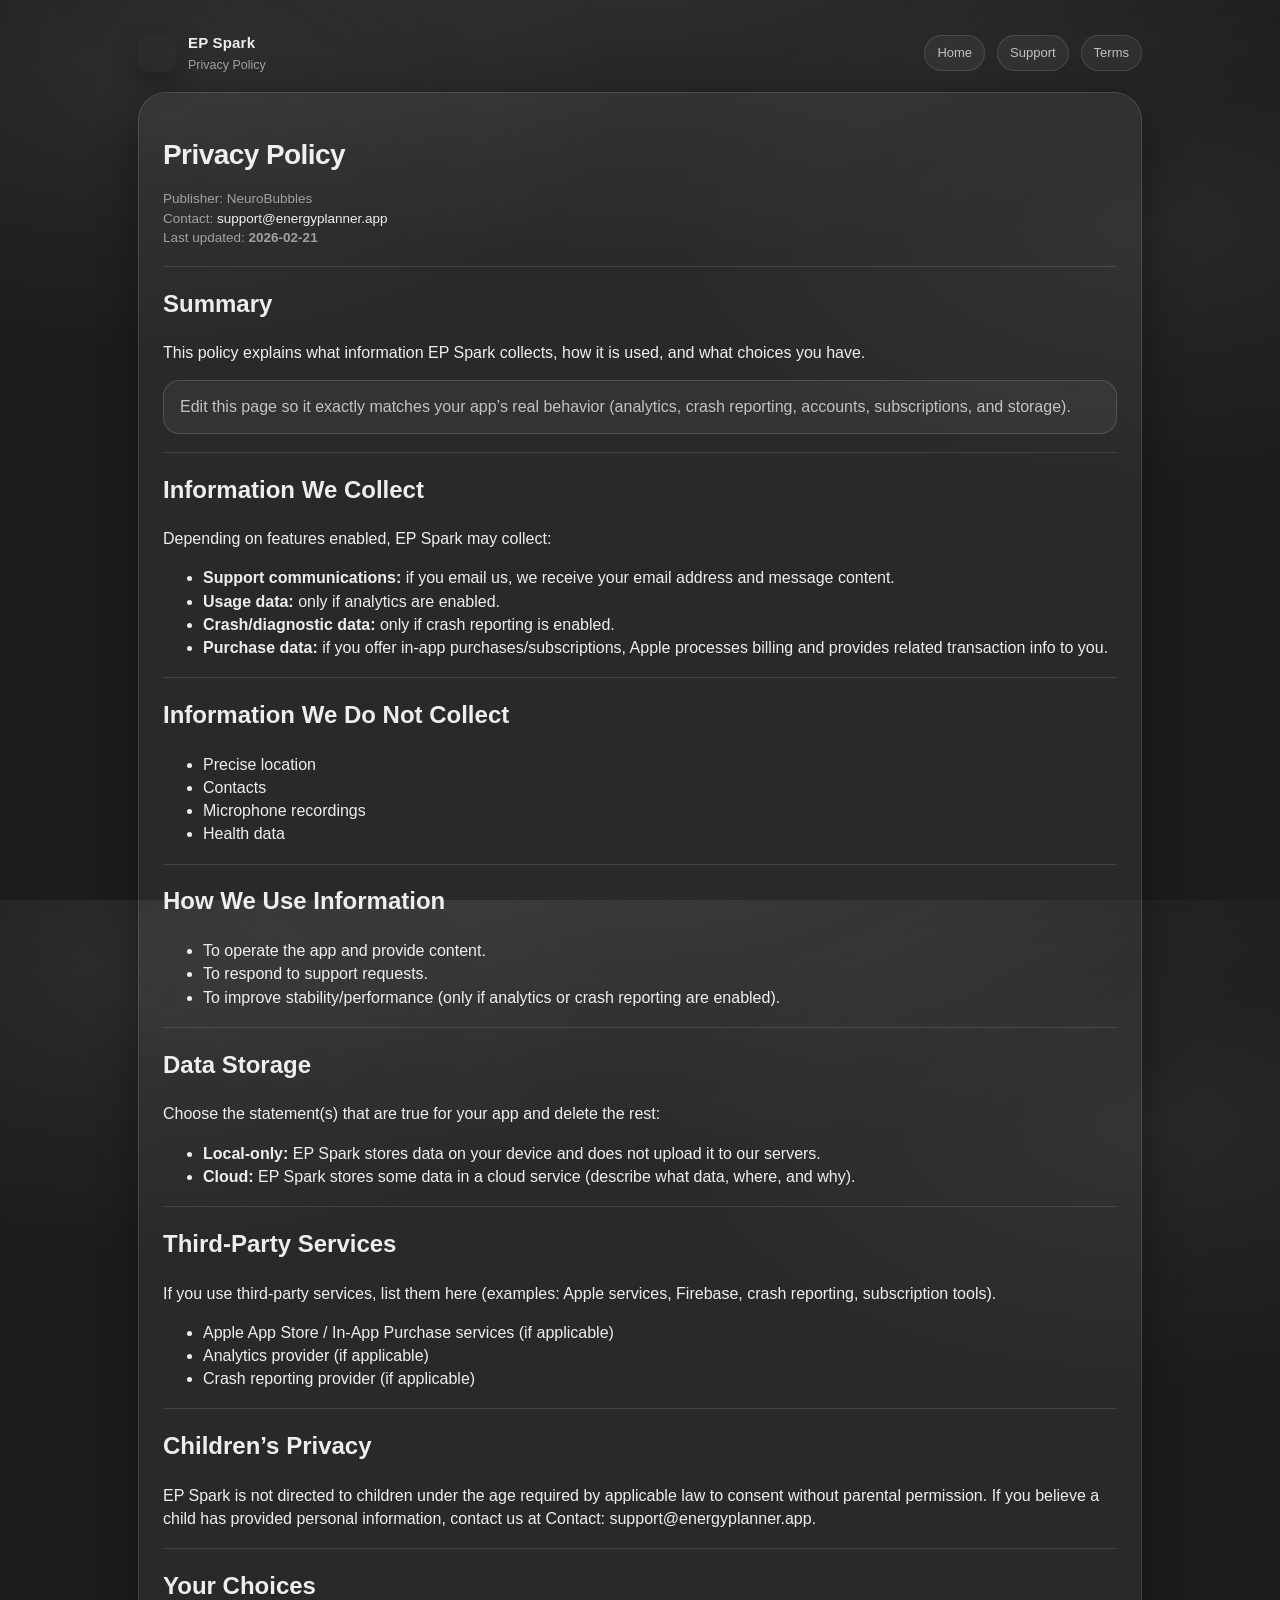
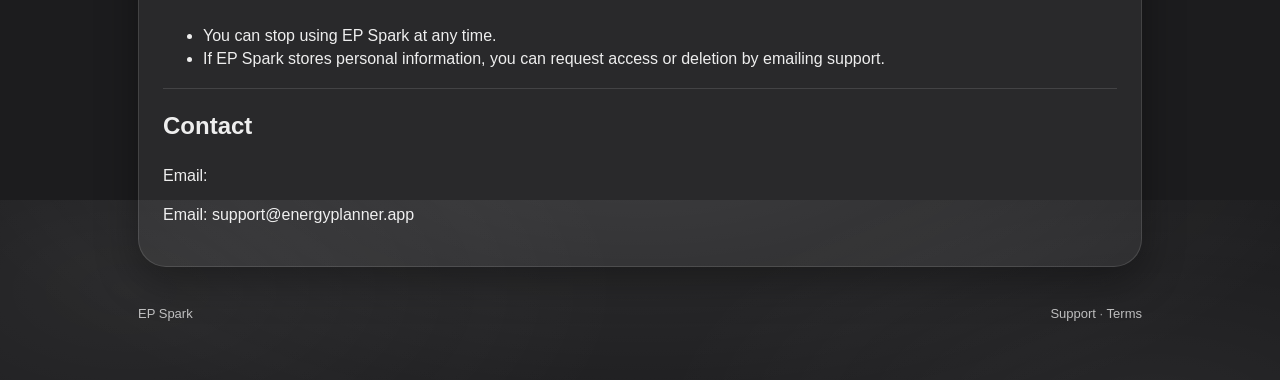
<file: epspark-privacy.html>
<!doctype html>
<html lang="en">
<head>
  <meta charset="utf-8" />
  <meta name="viewport" content="width=device-width,initial-scale=1" />
  <title>EP Spark Privacy Policy</title>
  <meta name="description" content="Privacy Policy for EP Spark." />
  <link rel="icon" href="favicon.ico" type="image/x-icon">
  <link rel="stylesheet" href="styles.css" />
</head>

<body>
  <div class="container">

    <header class="nav">
      <div class="brand">
        <img src="assets/epspark-icon.svg" alt="EP Spark icon">
        <div class="brand-title">
          <strong>EP Spark</strong>
          <span>Privacy Policy</span>
        </div>
      </div>

      <nav class="nav-links" aria-label="Primary">
        <a class="chip" href="index.html">Home</a>
        <a class="chip" href="epspark-support.html">Support</a>
        <a class="chip" href="epspark-terms.html">Terms</a>
      </nav>
    </header>

    <main class="card">
      <div class="card-inner">
        <h1 class="page-title">Privacy Policy</h1>
        <p class="small">
          Publisher: NeuroBubbles<br>
          Contact: <a href="mailto:support@energyplanner.app?subject=%5BEP%20Spark%5D%20Privacy%20Question">support@energyplanner.app</a><br>
          Last updated: <strong>2026-02-21</strong>
        </p>

        <div class="hr"></div>

        <h2>Summary</h2>
        <p>
          This policy explains what information EP Spark collects, how it is used, and what choices you have.
        </p>

        <div class="notice">
          Edit this page so it exactly matches your app’s real behavior (analytics, crash reporting, accounts, subscriptions, and storage).
        </div>

        <div class="hr"></div>

        <h2>Information We Collect</h2>
        <p>Depending on features enabled, EP Spark may collect:</p>
        <ul>
          <li><strong>Support communications:</strong> if you email us, we receive your email address and message content.</li>
          <li><strong>Usage data:</strong> only if analytics are enabled.</li>
          <li><strong>Crash/diagnostic data:</strong> only if crash reporting is enabled.</li>
          <li><strong>Purchase data:</strong> if you offer in-app purchases/subscriptions, Apple processes billing and provides related transaction info to you.</li>
        </ul>

        <div class="hr"></div>

        <h2>Information We Do Not Collect</h2>
        <ul>
          <li>Precise location</li>
          <li>Contacts</li>
          <li>Microphone recordings</li>
          <li>Health data</li>
        </ul>

        <div class="hr"></div>

        <h2>How We Use Information</h2>
        <ul>
          <li>To operate the app and provide content.</li>
          <li>To respond to support requests.</li>
          <li>To improve stability/performance (only if analytics or crash reporting are enabled).</li>
        </ul>

        <div class="hr"></div>

        <h2>Data Storage</h2>
        <p>Choose the statement(s) that are true for your app and delete the rest:</p>
        <ul>
          <li><strong>Local-only:</strong> EP Spark stores data on your device and does not upload it to our servers.</li>
          <li><strong>Cloud:</strong> EP Spark stores some data in a cloud service (describe what data, where, and why).</li>
        </ul>

        <div class="hr"></div>

        <h2>Third-Party Services</h2>
        <p>If you use third-party services, list them here (examples: Apple services, Firebase, crash reporting, subscription tools).</p>
        <ul>
          <li>Apple App Store / In-App Purchase services (if applicable)</li>
          <li>Analytics provider (if applicable)</li>
          <li>Crash reporting provider (if applicable)</li>
        </ul>

        <div class="hr"></div>

        <h2>Children’s Privacy</h2>
        <p>
          EP Spark is not directed to children under the age required by applicable law to consent without parental permission.
          If you believe a child has provided personal information, contact us at
          Contact: <a href="mailto:support@energyplanner.app?subject=%5BEP%20Spark%5D%20Contact">support@energyplanner.app</a>.
        </p>

        <div class="hr"></div>

        <h2>Your Choices</h2>
        <ul>
          <li>You can stop using EP Spark at any time.</li>
          <li>If EP Spark stores personal information, you can request access or deletion by emailing support.</li>
        </ul>

        <div class="hr"></div>

        <h2>Contact</h2>
        <p>Email: <p>Email: <a href="mailto:support@energyplanner.app?subject=%5BEP%20Spark%5D%20Privacy%20Question">support@energyplanner.app</a></p>
      </div>
    </main>

    <footer class="footer">
      <div><a href="../">EP Spark</a></div>
      <div>
        <a href="epspark-support.html">Support</a> ·
        <a href="epspark-terms.html">Terms</a>
      </div>
    </footer>

  </div>
</body>
</html>
</file>
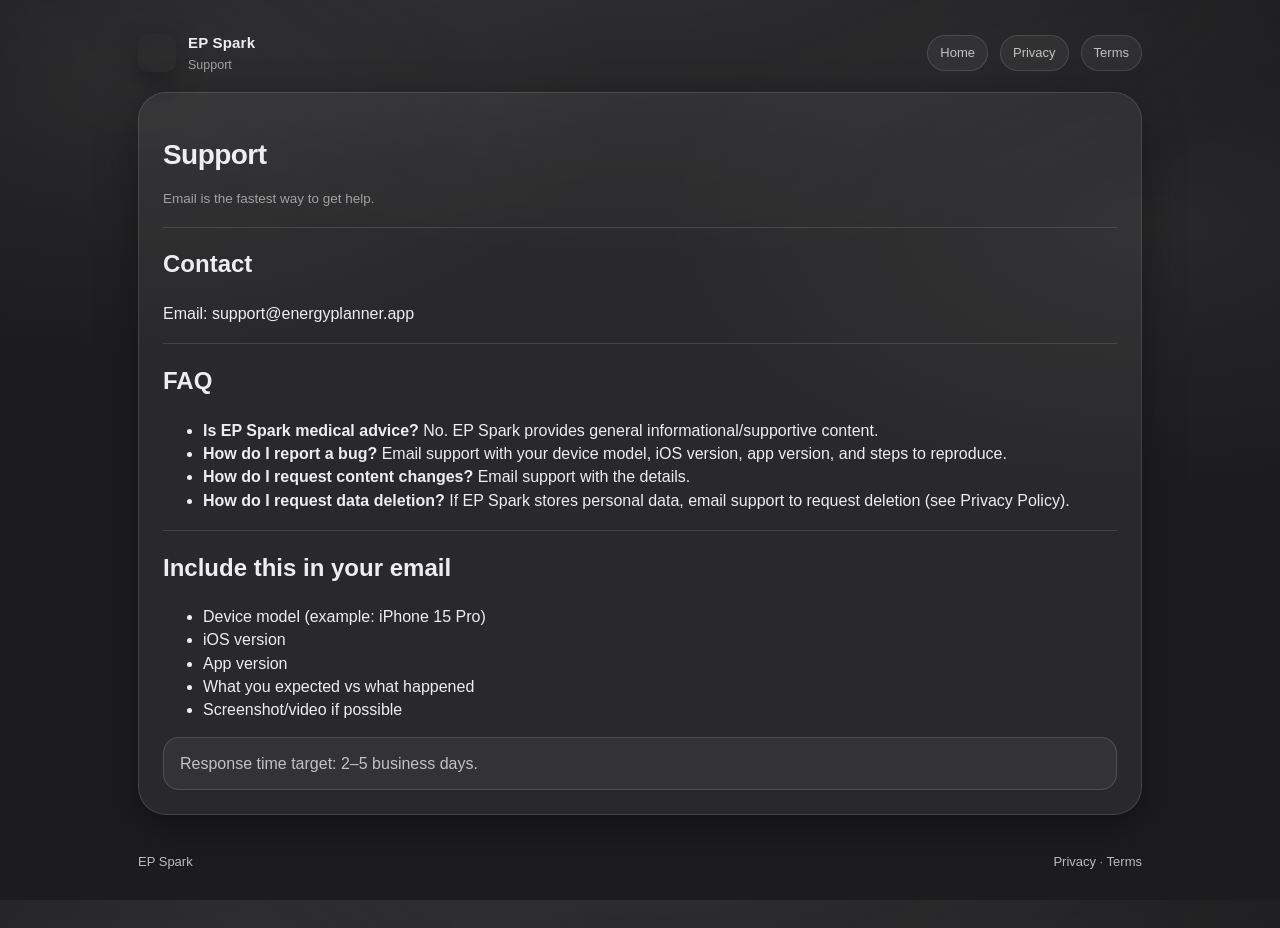
<file: epspark-support.html>
<!doctype html>
<html lang="en">
<head>
  <meta charset="utf-8" />
  <meta name="viewport" content="width=device-width,initial-scale=1" />
  <title>EP Spark Support</title>
  <meta name="description" content="Support and contact information for EP Spark." />
  <link rel="icon" href="favicon.ico" type="image/x-icon">
  <link rel="stylesheet" href="styles.css" />
</head>

<body>
  <div class="container">

    <header class="nav">
      <div class="brand">
        <img src="assets/epspark-icon.svg" alt="EP Spark icon">
        <div class="brand-title">
          <strong>EP Spark</strong>
          <span>Support</span>
        </div>
      </div>

      <nav class="nav-links" aria-label="Primary">
        <a class="chip" href="index.html">Home</a>
        <a class="chip" href="epspark-privacy.html">Privacy</a>
        <a class="chip" href="epspark-terms.html">Terms</a>
      </nav>
    </header>

    <main class="card">
      <div class="card-inner">
        <h1 class="page-title">Support</h1>
        <p class="small">Email is the fastest way to get help.</p>

        <div class="hr"></div>

        <h2>Contact</h2>
        <p>Email: <a href="mailto:support@energyplanner.app?subject=%5BEP%20Spark%5D%20Support%20Request">support@energyplanner.app</a>

        <div class="hr"></div>

        <h2>FAQ</h2>
        <ul>
          <li><strong>Is EP Spark medical advice?</strong> No. EP Spark provides general informational/supportive content.</li>
          <li><strong>How do I report a bug?</strong> Email support with your device model, iOS version, app version, and steps to reproduce.</li>
          <li><strong>How do I request content changes?</strong> Email support with the details.</li>
          <li><strong>How do I request data deletion?</strong> If EP Spark stores personal data, email support to request deletion (see Privacy Policy).</li>
        </ul>

        <div class="hr"></div>

        <h2>Include this in your email</h2>
        <ul>
          <li>Device model (example: iPhone 15 Pro)</li>
          <li>iOS version</li>
          <li>App version</li>
          <li>What you expected vs what happened</li>
          <li>Screenshot/video if possible</li>
        </ul>

        <div class="notice">
          Response time target: 2–5 business days.
        </div>
      </div>
    </main>

    <footer class="footer">
      <div><a href="../">EP Spark</a></div>
      <div>
        <a href="epspark-privacy.html">Privacy</a> ·
        <a href="epspark-terms.html">Terms</a>
      </div>
    </footer>

  </div>
</body>
</html>
</file>
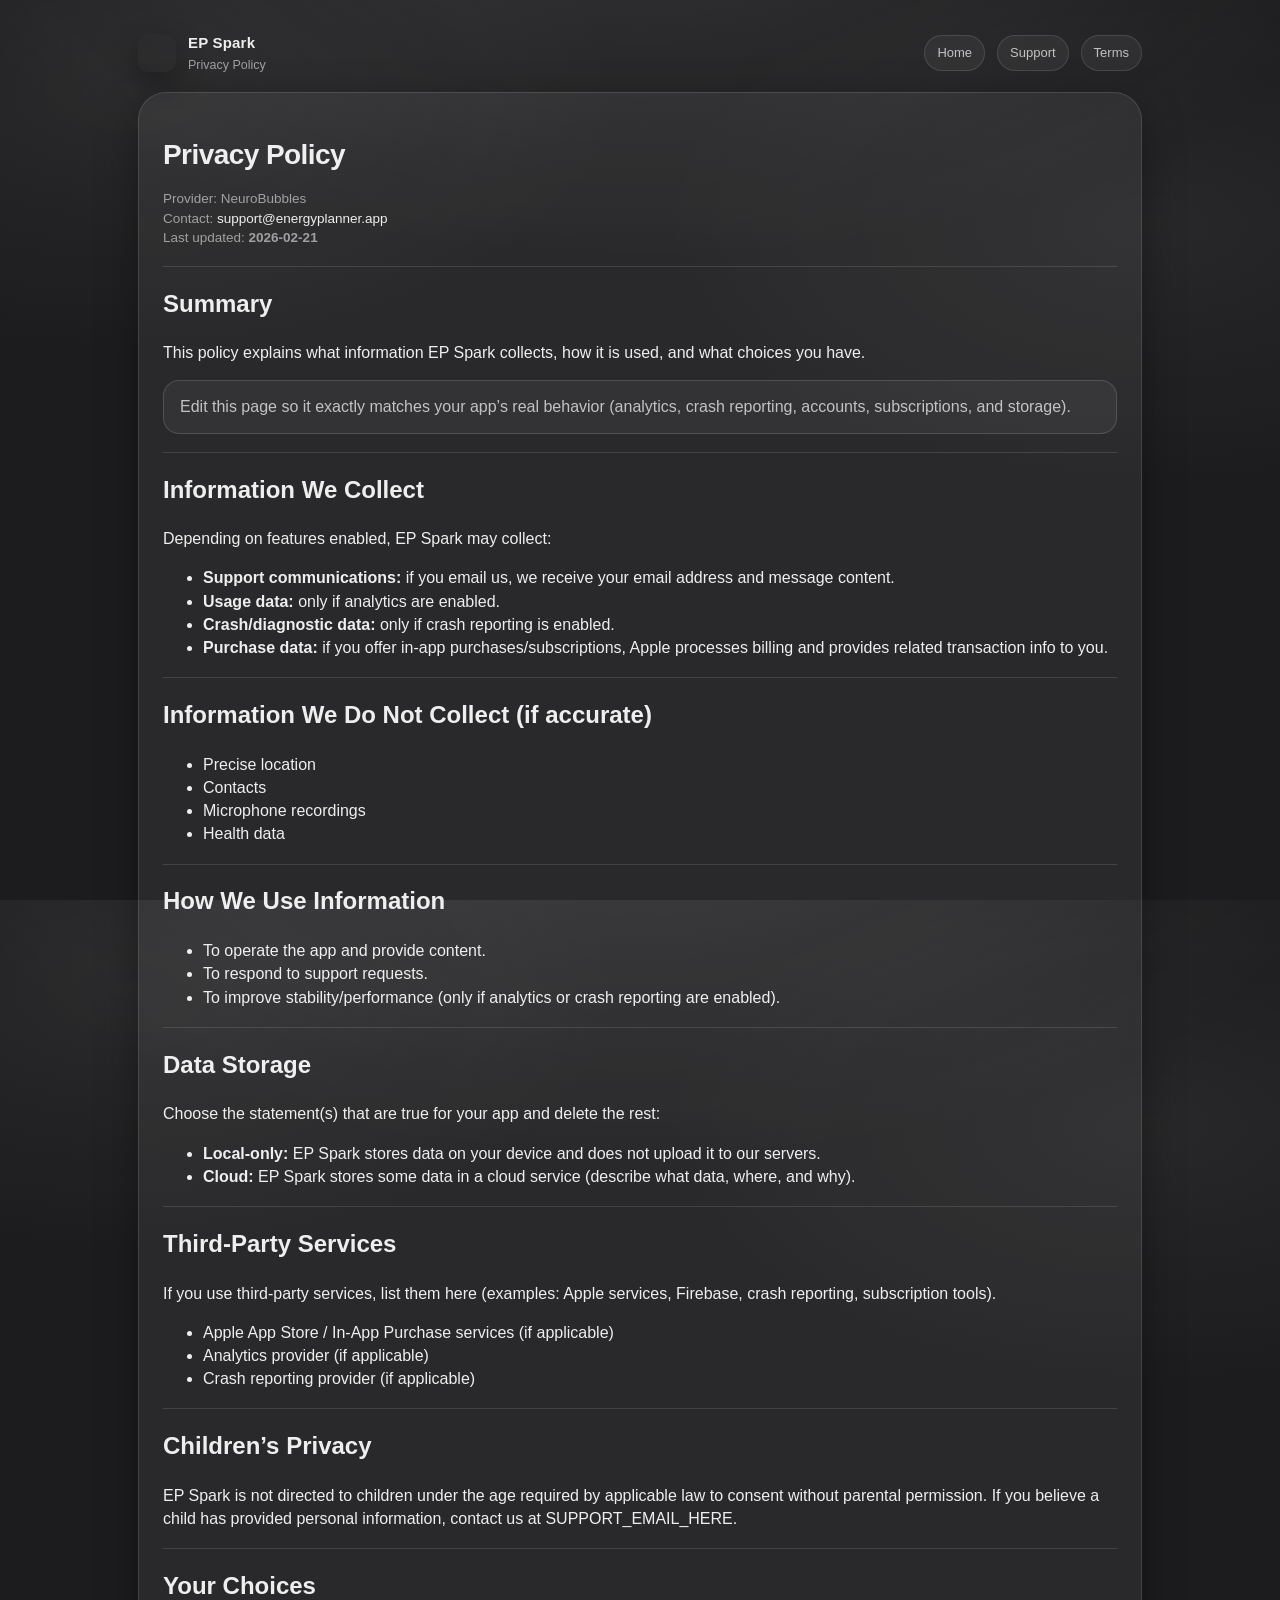
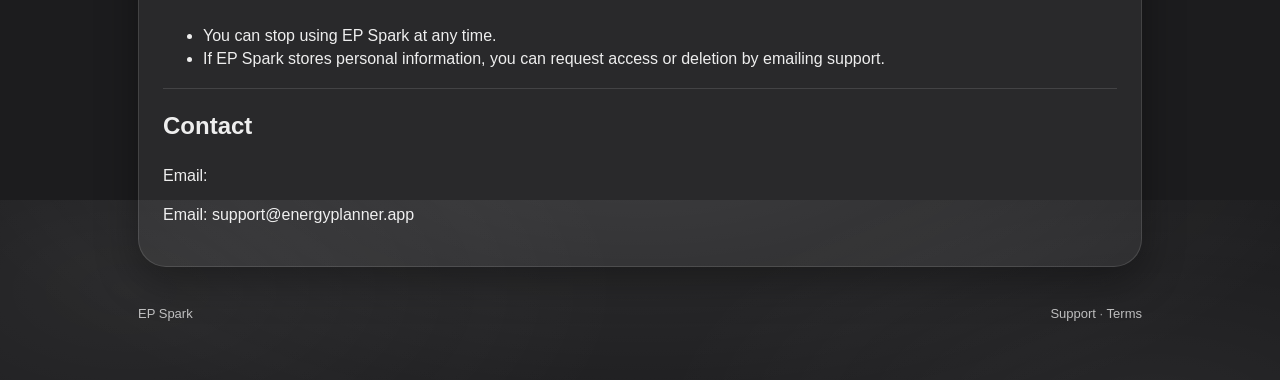
<file: epspark-terms.html>
<!doctype html>
<html lang="en">
<head>
  <meta charset="utf-8" />
  <meta name="viewport" content="width=device-width,initial-scale=1" />
  <title>EP Spark Privacy Policy</title>
  <meta name="description" content="Privacy Policy for EP Spark." />
  <link rel="icon" href="favicon.ico" type="image/x-icon">
  <link rel="stylesheet" href="styles.css" />
</head>

<body>
  <div class="container">

    <header class="nav">
      <div class="brand">
        <img src="assets/epspark-icon.svg" alt="EP Spark icon">
        <div class="brand-title">
          <strong>EP Spark</strong>
          <span>Privacy Policy</span>
        </div>
      </div>

      <nav class="nav-links" aria-label="Primary">
        <a class="chip" href="index.html">Home</a>
        <a class="chip" href="epspark-support.html">Support</a>
        <a class="chip" href="epspark-terms.html">Terms</a>
      </nav>
    </header>

    <main class="card">
      <div class="card-inner">
        <h1 class="page-title">Privacy Policy</h1>
        <p class="small">
          Provider: NeuroBubbles<br>
          Contact: <a href="mailto:support@energyplanner.app?subject=%5BEP%20Spark%5D%20Terms%20Question">support@energyplanner.app</a><br>
          Last updated: <strong>2026-02-21</strong>
        </p>

        <div class="hr"></div>

        <h2>Summary</h2>
        <p>
          This policy explains what information EP Spark collects, how it is used, and what choices you have.
        </p>

        <div class="notice">
          Edit this page so it exactly matches your app’s real behavior (analytics, crash reporting, accounts, subscriptions, and storage).
        </div>

        <div class="hr"></div>

        <h2>Information We Collect</h2>
        <p>Depending on features enabled, EP Spark may collect:</p>
        <ul>
          <li><strong>Support communications:</strong> if you email us, we receive your email address and message content.</li>
          <li><strong>Usage data:</strong> only if analytics are enabled.</li>
          <li><strong>Crash/diagnostic data:</strong> only if crash reporting is enabled.</li>
          <li><strong>Purchase data:</strong> if you offer in-app purchases/subscriptions, Apple processes billing and provides related transaction info to you.</li>
        </ul>

        <div class="hr"></div>

        <h2>Information We Do Not Collect (if accurate)</h2>
        <ul>
          <li>Precise location</li>
          <li>Contacts</li>
          <li>Microphone recordings</li>
          <li>Health data</li>
        </ul>

        <div class="hr"></div>

        <h2>How We Use Information</h2>
        <ul>
          <li>To operate the app and provide content.</li>
          <li>To respond to support requests.</li>
          <li>To improve stability/performance (only if analytics or crash reporting are enabled).</li>
        </ul>

        <div class="hr"></div>

        <h2>Data Storage</h2>
        <p>Choose the statement(s) that are true for your app and delete the rest:</p>
        <ul>
          <li><strong>Local-only:</strong> EP Spark stores data on your device and does not upload it to our servers.</li>
          <li><strong>Cloud:</strong> EP Spark stores some data in a cloud service (describe what data, where, and why).</li>
        </ul>

        <div class="hr"></div>

        <h2>Third-Party Services</h2>
        <p>If you use third-party services, list them here (examples: Apple services, Firebase, crash reporting, subscription tools).</p>
        <ul>
          <li>Apple App Store / In-App Purchase services (if applicable)</li>
          <li>Analytics provider (if applicable)</li>
          <li>Crash reporting provider (if applicable)</li>
        </ul>

        <div class="hr"></div>

        <h2>Children’s Privacy</h2>
        <p>
          EP Spark is not directed to children under the age required by applicable law to consent without parental permission.
          If you believe a child has provided personal information, contact us at
          <a href="mailto:SUPPORT_EMAIL_HERE">SUPPORT_EMAIL_HERE</a>.
        </p>

        <div class="hr"></div>

        <h2>Your Choices</h2>
        <ul>
          <li>You can stop using EP Spark at any time.</li>
          <li>If EP Spark stores personal information, you can request access or deletion by emailing support.</li>
        </ul>

        <div class="hr"></div>

        <h2>Contact</h2>
        <p>Email: <p>Email: <a href="mailto:support@energyplanner.app?subject=%5BEP%20Spark%5D%20Terms%20Question">support@energyplanner.app</a></p>
      </div>
    </main>

    <footer class="footer">
      <div><a href="../">EP Spark</a></div>
      <div>
        <a href="epspark-support.html">Support</a> ·
        <a href="epspark-terms.html">Terms</a>
      </div>
    </footer>

  </div>
</body>
</html>
</file>
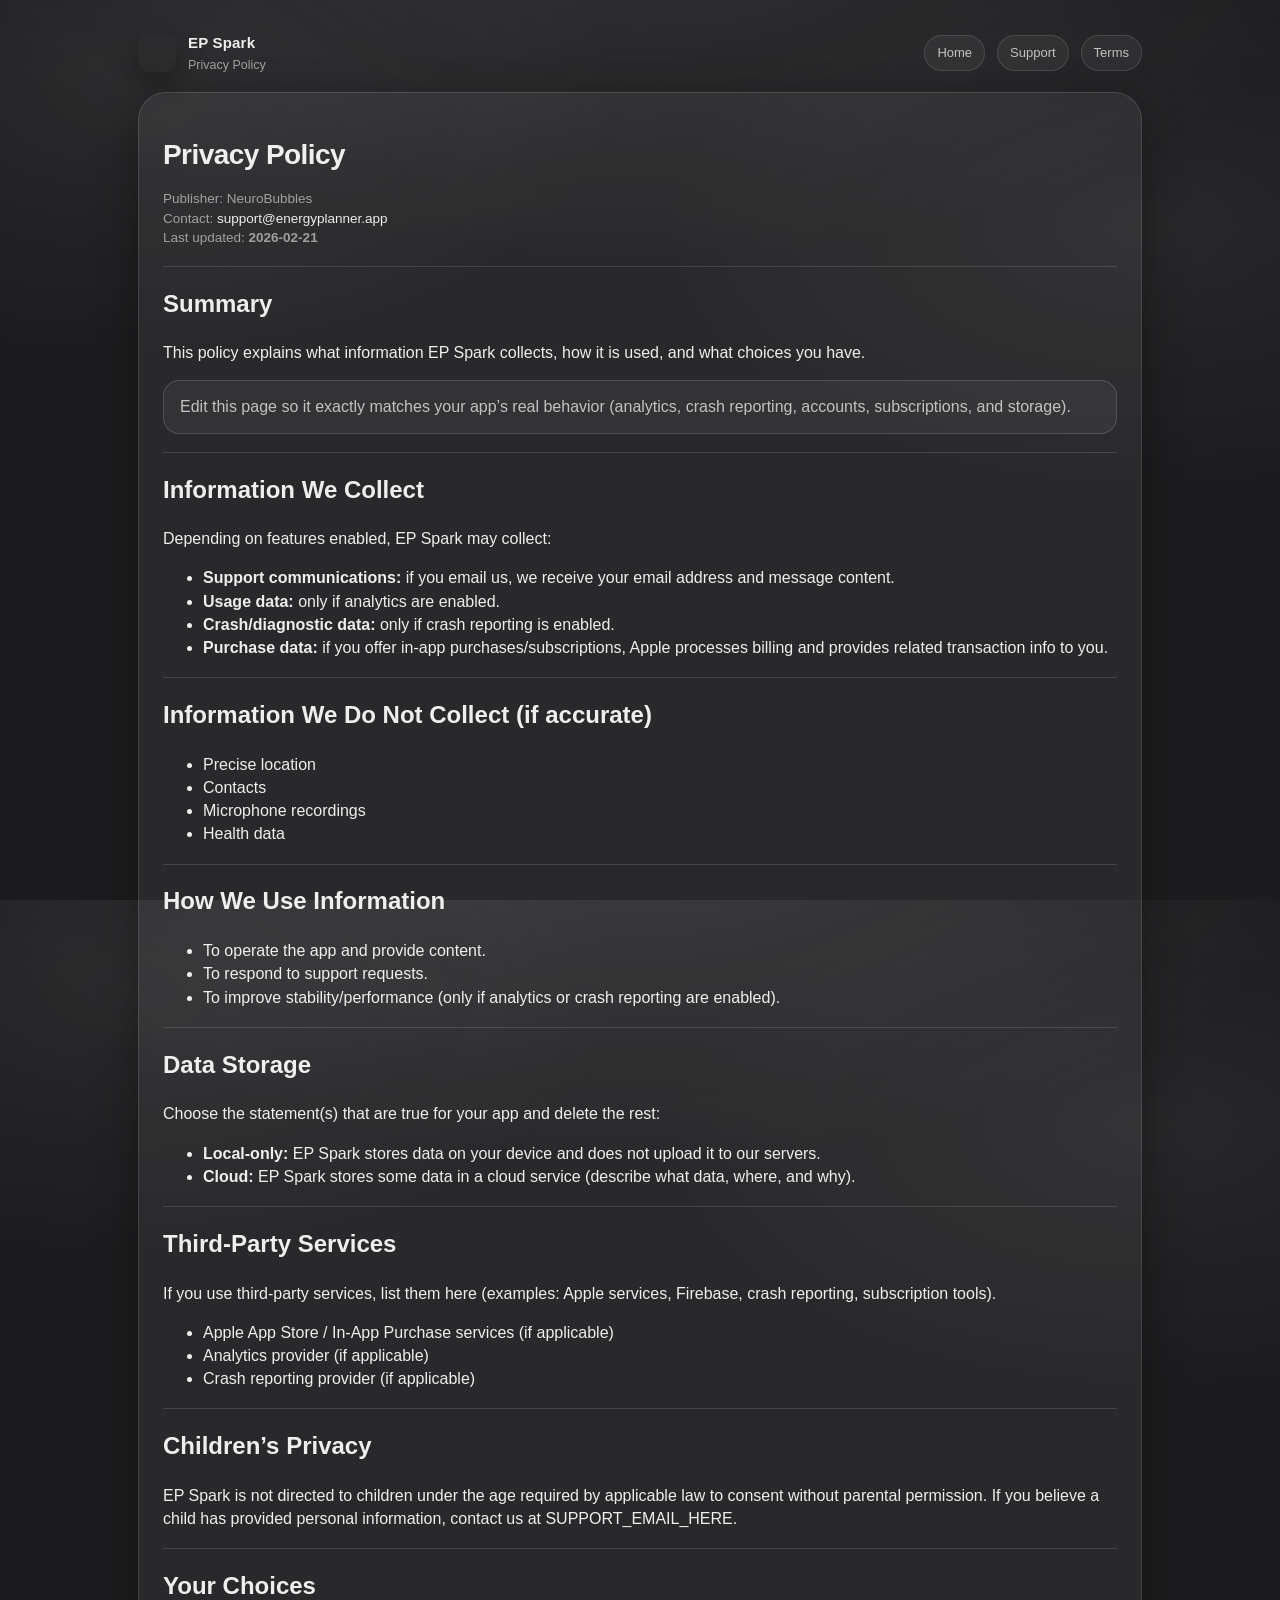
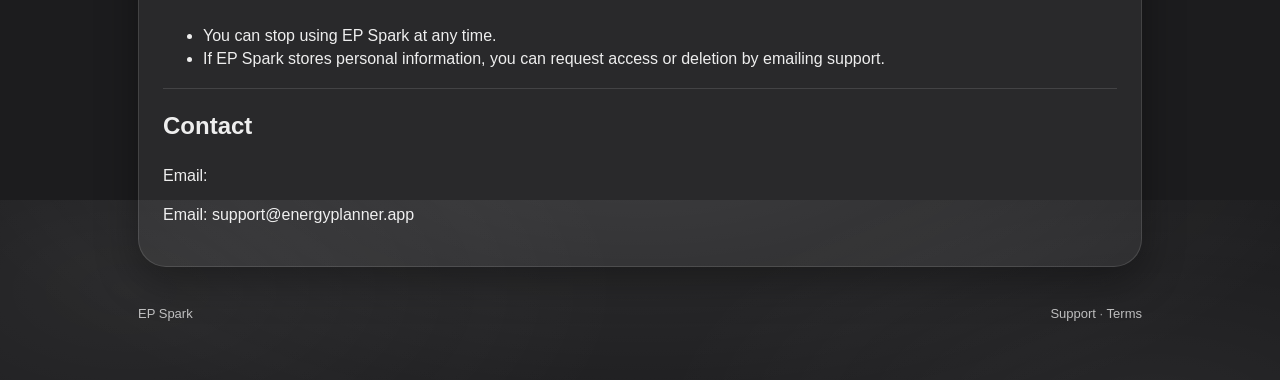
<file: epspark/epspark-privacy.html>
<!doctype html>
<html lang="en">
<head>
  <meta charset="utf-8" />
  <meta name="viewport" content="width=device-width,initial-scale=1" />
  <title>EP Spark Privacy Policy</title>
  <meta name="description" content="Privacy Policy for EP Spark." />
  <link rel="icon" href="favicon.ico" type="image/x-icon">
  <link rel="stylesheet" href="styles.css" />
</head>

<body>
  <div class="container">

    <header class="nav">
      <div class="brand">
        <img src="assets/epspark-icon.svg" alt="EP Spark icon">
        <div class="brand-title">
          <strong>EP Spark</strong>
          <span>Privacy Policy</span>
        </div>
      </div>

      <nav class="nav-links" aria-label="Primary">
        <a class="chip" href="../">Home</a>
        <a class="chip" href="epspark-support.html">Support</a>
        <a class="chip" href="epspark-terms.html">Terms</a>
      </nav>
    </header>

    <main class="card">
      <div class="card-inner">
        <h1 class="page-title">Privacy Policy</h1>
        <p class="small">
          Publisher: NeuroBubbles<br>
          Contact: <a href="mailto:support@energyplanner.app?subject=%5BEP%20Spark%5D%20Privacy%20Question">support@energyplanner.app</a><br>
          Last updated: <strong>2026-02-21</strong>
        </p>

        <div class="hr"></div>

        <h2>Summary</h2>
        <p>
          This policy explains what information EP Spark collects, how it is used, and what choices you have.
        </p>

        <div class="notice">
          Edit this page so it exactly matches your app’s real behavior (analytics, crash reporting, accounts, subscriptions, and storage).
        </div>

        <div class="hr"></div>

        <h2>Information We Collect</h2>
        <p>Depending on features enabled, EP Spark may collect:</p>
        <ul>
          <li><strong>Support communications:</strong> if you email us, we receive your email address and message content.</li>
          <li><strong>Usage data:</strong> only if analytics are enabled.</li>
          <li><strong>Crash/diagnostic data:</strong> only if crash reporting is enabled.</li>
          <li><strong>Purchase data:</strong> if you offer in-app purchases/subscriptions, Apple processes billing and provides related transaction info to you.</li>
        </ul>

        <div class="hr"></div>

        <h2>Information We Do Not Collect (if accurate)</h2>
        <ul>
          <li>Precise location</li>
          <li>Contacts</li>
          <li>Microphone recordings</li>
          <li>Health data</li>
        </ul>

        <div class="hr"></div>

        <h2>How We Use Information</h2>
        <ul>
          <li>To operate the app and provide content.</li>
          <li>To respond to support requests.</li>
          <li>To improve stability/performance (only if analytics or crash reporting are enabled).</li>
        </ul>

        <div class="hr"></div>

        <h2>Data Storage</h2>
        <p>Choose the statement(s) that are true for your app and delete the rest:</p>
        <ul>
          <li><strong>Local-only:</strong> EP Spark stores data on your device and does not upload it to our servers.</li>
          <li><strong>Cloud:</strong> EP Spark stores some data in a cloud service (describe what data, where, and why).</li>
        </ul>

        <div class="hr"></div>

        <h2>Third-Party Services</h2>
        <p>If you use third-party services, list them here (examples: Apple services, Firebase, crash reporting, subscription tools).</p>
        <ul>
          <li>Apple App Store / In-App Purchase services (if applicable)</li>
          <li>Analytics provider (if applicable)</li>
          <li>Crash reporting provider (if applicable)</li>
        </ul>

        <div class="hr"></div>

        <h2>Children’s Privacy</h2>
        <p>
          EP Spark is not directed to children under the age required by applicable law to consent without parental permission.
          If you believe a child has provided personal information, contact us at
          <a href="mailto:SUPPORT_EMAIL_HERE">SUPPORT_EMAIL_HERE</a>.
        </p>

        <div class="hr"></div>

        <h2>Your Choices</h2>
        <ul>
          <li>You can stop using EP Spark at any time.</li>
          <li>If EP Spark stores personal information, you can request access or deletion by emailing support.</li>
        </ul>

        <div class="hr"></div>

        <h2>Contact</h2>
        <p>Email: <p>Email: <a href="mailto:support@energyplanner.app?subject=%5BEP%20Spark%5D%20Privacy%20Question">support@energyplanner.app</a></p>
      </div>
    </main>

    <footer class="footer">
      <div><a href="../">EP Spark</a></div>
      <div>
        <a href="epspark-support.html">Support</a> ·
        <a href="epspark-terms.html">Terms</a>
      </div>
    </footer>

  </div>
</body>
</html>
</file>
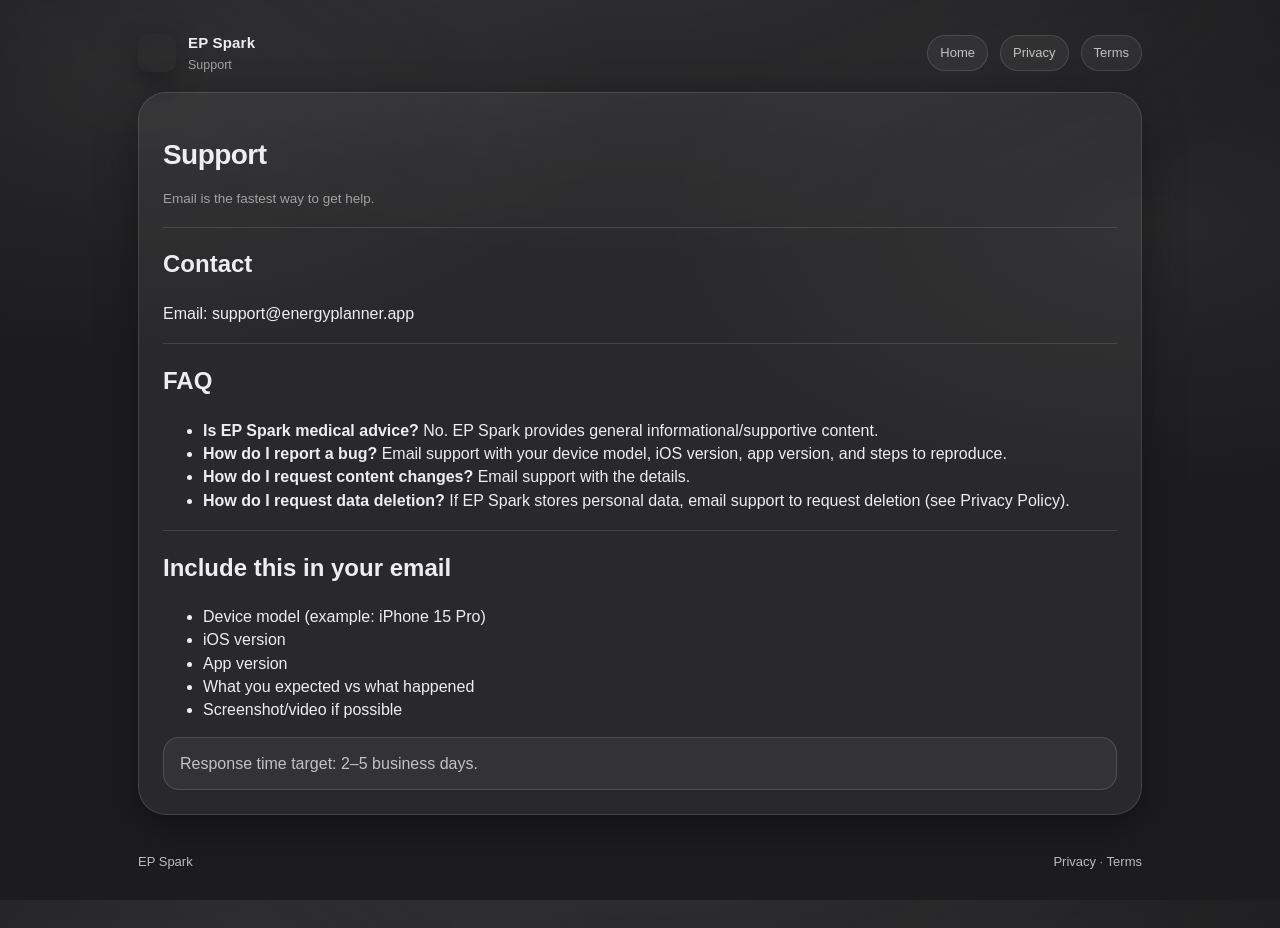
<file: epspark/epspark-support.html>
<!doctype html>
<html lang="en">
<head>
  <meta charset="utf-8" />
  <meta name="viewport" content="width=device-width,initial-scale=1" />
  <title>EP Spark Support</title>
  <meta name="description" content="Support and contact information for EP Spark." />
  <link rel="icon" href="favicon.ico" type="image/x-icon">
  <link rel="stylesheet" href="styles.css" />
</head>

<body>
  <div class="container">

    <header class="nav">
      <div class="brand">
        <img src="assets/epspark-icon.svg" alt="EP Spark icon">
        <div class="brand-title">
          <strong>EP Spark</strong>
          <span>Support</span>
        </div>
      </div>

      <nav class="nav-links" aria-label="Primary">
        <a class="chip" href="../">Home</a>
        <a class="chip" href="epspark-privacy.html">Privacy</a>
        <a class="chip" href="epspark-terms.html">Terms</a>
      </nav>
    </header>

    <main class="card">
      <div class="card-inner">
        <h1 class="page-title">Support</h1>
        <p class="small">Email is the fastest way to get help.</p>

        <div class="hr"></div>

        <h2>Contact</h2>
        <p>Email: <a href="mailto:support@energyplanner.app?subject=%5BEP%20Spark%5D%20Support%20Request">support@energyplanner.app</a>

        <div class="hr"></div>

        <h2>FAQ</h2>
        <ul>
          <li><strong>Is EP Spark medical advice?</strong> No. EP Spark provides general informational/supportive content.</li>
          <li><strong>How do I report a bug?</strong> Email support with your device model, iOS version, app version, and steps to reproduce.</li>
          <li><strong>How do I request content changes?</strong> Email support with the details.</li>
          <li><strong>How do I request data deletion?</strong> If EP Spark stores personal data, email support to request deletion (see Privacy Policy).</li>
        </ul>

        <div class="hr"></div>

        <h2>Include this in your email</h2>
        <ul>
          <li>Device model (example: iPhone 15 Pro)</li>
          <li>iOS version</li>
          <li>App version</li>
          <li>What you expected vs what happened</li>
          <li>Screenshot/video if possible</li>
        </ul>

        <div class="notice">
          Response time target: 2–5 business days.
        </div>
      </div>
    </main>

    <footer class="footer">
      <div><a href="../">EP Spark</a></div>
      <div>
        <a href="epspark-privacy.html">Privacy</a> ·
        <a href="epspark-terms.html">Terms</a>
      </div>
    </footer>

  </div>
</body>
</html>
</file>
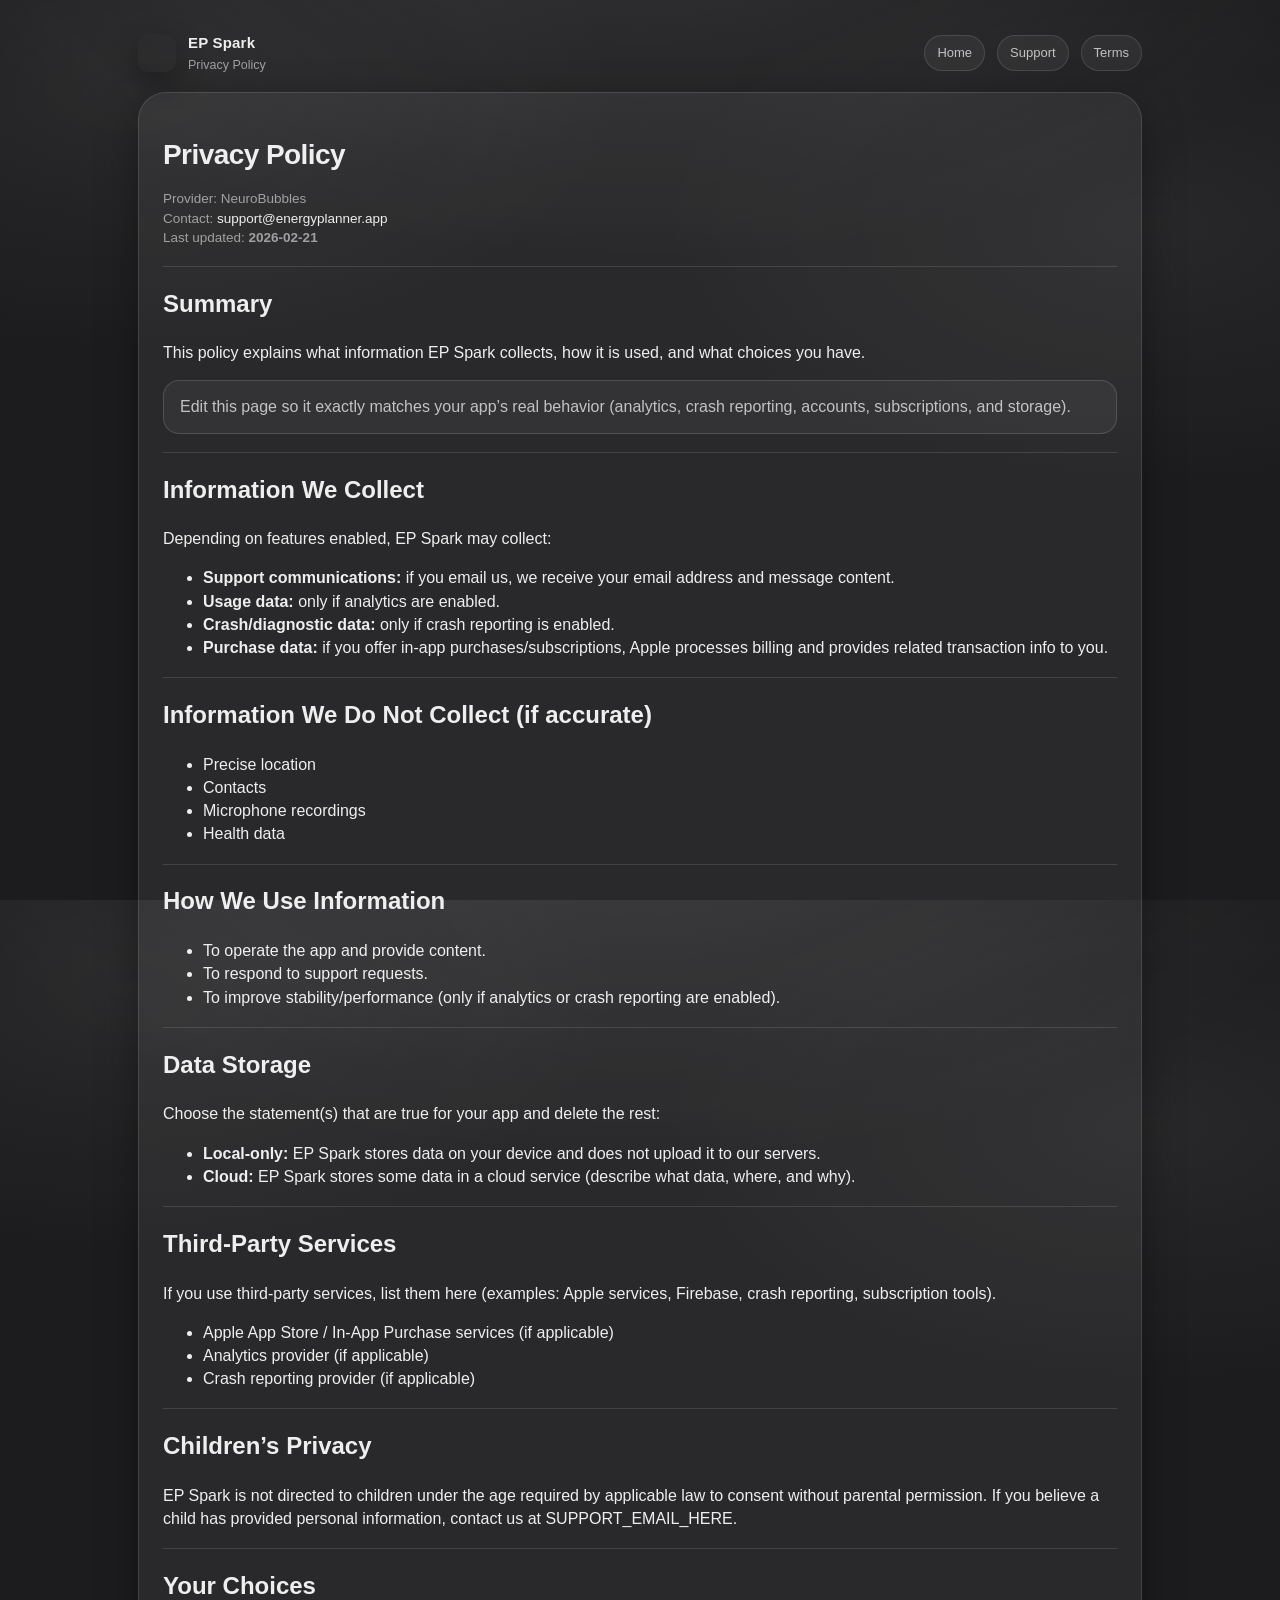
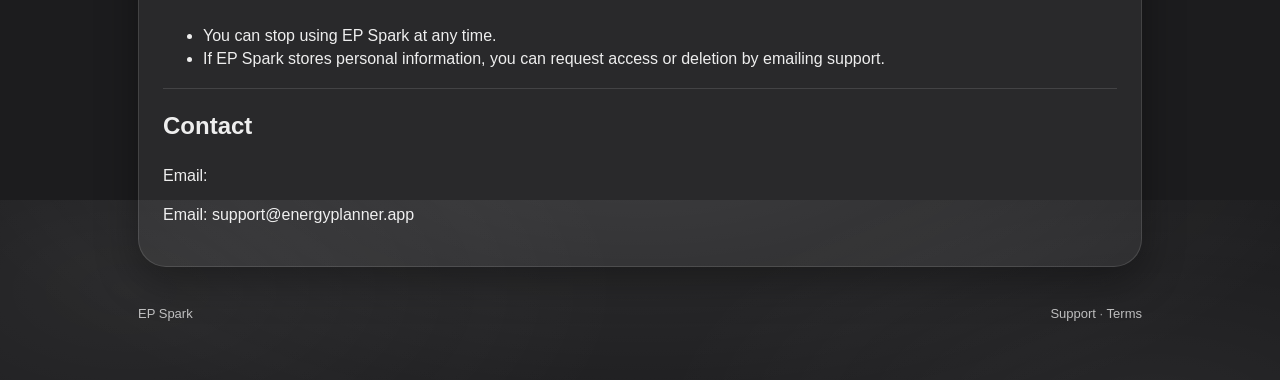
<file: epspark/epspark-terms.html>
<!doctype html>
<html lang="en">
<head>
  <meta charset="utf-8" />
  <meta name="viewport" content="width=device-width,initial-scale=1" />
  <title>EP Spark Privacy Policy</title>
  <meta name="description" content="Privacy Policy for EP Spark." />
  <link rel="icon" href="favicon.ico" type="image/x-icon">
  <link rel="stylesheet" href="styles.css" />
</head>

<body>
  <div class="container">

    <header class="nav">
      <div class="brand">
        <img src="assets/epspark-icon.svg" alt="EP Spark icon">
        <div class="brand-title">
          <strong>EP Spark</strong>
          <span>Privacy Policy</span>
        </div>
      </div>

      <nav class="nav-links" aria-label="Primary">
        <a class="chip" href="../">Home</a>
        <a class="chip" href="epspark-support.html">Support</a>
        <a class="chip" href="epspark-terms.html">Terms</a>
      </nav>
    </header>

    <main class="card">
      <div class="card-inner">
        <h1 class="page-title">Privacy Policy</h1>
        <p class="small">
          Provider: NeuroBubbles<br>
          Contact: <a href="mailto:support@energyplanner.app?subject=%5BEP%20Spark%5D%20Terms%20Question">support@energyplanner.app</a><br>
          Last updated: <strong>2026-02-21</strong>
        </p>

        <div class="hr"></div>

        <h2>Summary</h2>
        <p>
          This policy explains what information EP Spark collects, how it is used, and what choices you have.
        </p>

        <div class="notice">
          Edit this page so it exactly matches your app’s real behavior (analytics, crash reporting, accounts, subscriptions, and storage).
        </div>

        <div class="hr"></div>

        <h2>Information We Collect</h2>
        <p>Depending on features enabled, EP Spark may collect:</p>
        <ul>
          <li><strong>Support communications:</strong> if you email us, we receive your email address and message content.</li>
          <li><strong>Usage data:</strong> only if analytics are enabled.</li>
          <li><strong>Crash/diagnostic data:</strong> only if crash reporting is enabled.</li>
          <li><strong>Purchase data:</strong> if you offer in-app purchases/subscriptions, Apple processes billing and provides related transaction info to you.</li>
        </ul>

        <div class="hr"></div>

        <h2>Information We Do Not Collect (if accurate)</h2>
        <ul>
          <li>Precise location</li>
          <li>Contacts</li>
          <li>Microphone recordings</li>
          <li>Health data</li>
        </ul>

        <div class="hr"></div>

        <h2>How We Use Information</h2>
        <ul>
          <li>To operate the app and provide content.</li>
          <li>To respond to support requests.</li>
          <li>To improve stability/performance (only if analytics or crash reporting are enabled).</li>
        </ul>

        <div class="hr"></div>

        <h2>Data Storage</h2>
        <p>Choose the statement(s) that are true for your app and delete the rest:</p>
        <ul>
          <li><strong>Local-only:</strong> EP Spark stores data on your device and does not upload it to our servers.</li>
          <li><strong>Cloud:</strong> EP Spark stores some data in a cloud service (describe what data, where, and why).</li>
        </ul>

        <div class="hr"></div>

        <h2>Third-Party Services</h2>
        <p>If you use third-party services, list them here (examples: Apple services, Firebase, crash reporting, subscription tools).</p>
        <ul>
          <li>Apple App Store / In-App Purchase services (if applicable)</li>
          <li>Analytics provider (if applicable)</li>
          <li>Crash reporting provider (if applicable)</li>
        </ul>

        <div class="hr"></div>

        <h2>Children’s Privacy</h2>
        <p>
          EP Spark is not directed to children under the age required by applicable law to consent without parental permission.
          If you believe a child has provided personal information, contact us at
          <a href="mailto:SUPPORT_EMAIL_HERE">SUPPORT_EMAIL_HERE</a>.
        </p>

        <div class="hr"></div>

        <h2>Your Choices</h2>
        <ul>
          <li>You can stop using EP Spark at any time.</li>
          <li>If EP Spark stores personal information, you can request access or deletion by emailing support.</li>
        </ul>

        <div class="hr"></div>

        <h2>Contact</h2>
        <p>Email: <p>Email: <a href="mailto:support@energyplanner.app?subject=%5BEP%20Spark%5D%20Terms%20Question">support@energyplanner.app</a></p>
      </div>
    </main>

    <footer class="footer">
      <div><a href="../">EP Spark</a></div>
      <div>
        <a href="epspark-support.html">Support</a> ·
        <a href="epspark-terms.html">Terms</a>
      </div>
    </footer>

  </div>
</body>
</html>
</file>
<file: styles.css>
:root{
  --bg: #1C1C1E;
  --panel: rgba(255,255,255,0.06);
  --panel2: rgba(255,255,255,0.10);
  --stroke: rgba(255,255,255,0.12);
  --text: rgba(255,255,255,0.92);
  --muted: rgba(255,255,255,0.70);
  --faint: rgba(255,255,255,0.55);
  --link: rgba(255,255,255,0.92);
  --shadow: 0 12px 40px rgba(0,0,0,0.35);
  --radius: 18px;
  --radius2: 28px;
  --maxw: 1040px;
  --focus: rgba(142, 190, 255, 0.7);
}

*{ box-sizing: border-box; }
html, body{ height: 100%; }

body{
  margin: 0;
  background:
    radial-gradient(1200px 600px at 50% -100px, rgba(255,255,255,0.10), rgba(255,255,255,0) 60%),
    radial-gradient(900px 480px at 10% 10%, rgba(255,255,255,0.06), rgba(255,255,255,0) 55%),
    radial-gradient(900px 480px at 90% 25%, rgba(255,255,255,0.05), rgba(255,255,255,0) 55%),
    var(--bg);
  color: var(--text);
  font-family: ui-sans-serif, -apple-system, BlinkMacSystemFont, "Segoe UI", Roboto, Helvetica, Arial, "Apple Color Emoji","Segoe UI Emoji";
  line-height: 1.45;
}

a{ color: var(--link); text-decoration: none; }
a:hover{ text-decoration: underline; }
a:focus-visible, button:focus-visible{
  outline: 3px solid var(--focus);
  outline-offset: 2px;
  border-radius: 10px;
}

.container{
  max-width: var(--maxw);
  margin: 0 auto;
  padding: 22px 18px 56px;
}

.nav{
  display: flex;
  gap: 14px;
  justify-content: space-between;
  align-items: center;
  padding: 10px 0 18px;
}

.brand{
  display: flex;
  gap: 12px;
  align-items: center;
  min-width: 220px;
}

.brand img{
  width: 38px;
  height: 38px;
  border-radius: 10px;
  box-shadow: 0 10px 28px rgba(0,0,0,0.30);
}

.brand-title{
  display: flex;
  flex-direction: column;
  gap: 2px;
}

.brand-title strong{
  font-size: 15px;
  letter-spacing: 0.2px;
}
.brand-title span{
  font-size: 12.5px;
  color: var(--faint);
}

.nav-links{
  display: flex;
  gap: 12px;
  flex-wrap: wrap;
  justify-content: flex-end;
}

.chip{
  display: inline-flex;
  align-items: center;
  justify-content: center;
  padding: 8px 12px;
  background: rgba(255,255,255,0.05);
  border: 1px solid var(--stroke);
  border-radius: 999px;
  color: var(--muted);
  text-decoration: none;
  font-size: 13px;
}
.chip:hover{
  background: rgba(255,255,255,0.08);
  text-decoration: none;
  color: var(--text);
}

.hero{
  display: grid;
  grid-template-columns: 1.2fr 0.8fr;
  gap: 18px;
  align-items: stretch;
  margin-top: 6px;
}

.card{
  background: var(--panel);
  border: 1px solid var(--stroke);
  border-radius: var(--radius2);
  box-shadow: var(--shadow);
  overflow: hidden;
}

.card-inner{
  padding: 24px;
}

.h-eyebrow{
  font-size: 12px;
  letter-spacing: 0.14em;
  text-transform: uppercase;
  color: var(--faint);
}

.h-title{
  margin: 10px 0 10px;
  font-size: 44px;
  line-height: 1.06;
  letter-spacing: -0.02em;
}

.h-subtitle{
  margin: 0 0 18px;
  color: var(--muted);
  font-size: 16.5px;
  max-width: 64ch;
}

.actions{
  display: flex;
  gap: 12px;
  flex-wrap: wrap;
  margin-top: 18px;
}

.btn{
  display: inline-flex;
  align-items: center;
  gap: 10px;
  padding: 12px 16px;
  border-radius: 14px;
  border: 1px solid var(--stroke);
  background: rgba(255,255,255,0.07);
  color: var(--text);
  text-decoration: none;
  font-weight: 600;
  font-size: 14px;
}
.btn:hover{
  background: rgba(255,255,255,0.10);
  text-decoration: none;
}
.btn.primary{
  background: rgba(255,255,255,0.92);
  color: #141414;
  border-color: rgba(255,255,255,0.6);
}
.btn.primary:hover{
  background: rgba(255,255,255,0.98);
}

.kicker{
  margin-top: 12px;
  font-size: 13px;
  color: var(--faint);
}

.side{
  display: grid;
  gap: 14px;
}

.stat{
  display: grid;
  gap: 10px;
}

.pill{
  display: inline-flex;
  align-items: center;
  gap: 8px;
  font-size: 13px;
  padding: 10px 12px;
  border-radius: 999px;
  border: 1px solid var(--stroke);
  background: rgba(255,255,255,0.05);
  color: var(--muted);
  width: fit-content;
}

.grid{
  display: grid;
  grid-template-columns: repeat(3, 1fr);
  gap: 14px;
  margin-top: 16px;
}

.feature h3{
  margin: 0 0 8px;
  font-size: 15px;
  letter-spacing: -0.01em;
}
.feature p{
  margin: 0;
  color: var(--muted);
  font-size: 14px;
}

.section{
  margin-top: 18px;
}

.section h2{
  margin: 0 0 8px;
  font-size: 20px;
  letter-spacing: -0.01em;
}

.section p, .section li{
  color: var(--muted);
  font-size: 14.5px;
}

.hr{
  height: 1px;
  background: rgba(255,255,255,0.12);
  margin: 18px 0;
}

.footer{
  margin-top: 22px;
  padding-top: 16px;
  color: var(--faint);
  font-size: 13px;
  display: flex;
  flex-wrap: wrap;
  gap: 10px;
  justify-content: space-between;
  align-items: center;
}

.footer a{ color: var(--muted); }
.footer a:hover{ color: var(--text); }

.page-title{
  margin: 18px 0 8px;
  font-size: 28px;
  letter-spacing: -0.02em;
}

.small{
  font-size: 13.5px;
  color: var(--faint);
}

.notice{
  padding: 14px 16px;
  border-radius: 16px;
  border: 1px solid rgba(255,255,255,0.14);
  background: rgba(255,255,255,0.05);
  color: var(--muted);
}

@media (max-width: 900px){
  .hero{ grid-template-columns: 1fr; }
  .grid{ grid-template-columns: 1fr; }
  .h-title{ font-size: 38px; }
}
</file>
<file: epspark/styles.css>
:root{
  --bg: #1C1C1E;
  --panel: rgba(255,255,255,0.06);
  --panel2: rgba(255,255,255,0.10);
  --stroke: rgba(255,255,255,0.12);
  --text: rgba(255,255,255,0.92);
  --muted: rgba(255,255,255,0.70);
  --faint: rgba(255,255,255,0.55);
  --link: rgba(255,255,255,0.92);
  --shadow: 0 12px 40px rgba(0,0,0,0.35);
  --radius: 18px;
  --radius2: 28px;
  --maxw: 1040px;
  --focus: rgba(142, 190, 255, 0.7);
}

*{ box-sizing: border-box; }
html, body{ height: 100%; }

body{
  margin: 0;
  background:
    radial-gradient(1200px 600px at 50% -100px, rgba(255,255,255,0.10), rgba(255,255,255,0) 60%),
    radial-gradient(900px 480px at 10% 10%, rgba(255,255,255,0.06), rgba(255,255,255,0) 55%),
    radial-gradient(900px 480px at 90% 25%, rgba(255,255,255,0.05), rgba(255,255,255,0) 55%),
    var(--bg);
  color: var(--text);
  font-family: ui-sans-serif, -apple-system, BlinkMacSystemFont, "Segoe UI", Roboto, Helvetica, Arial, "Apple Color Emoji","Segoe UI Emoji";
  line-height: 1.45;
}

a{ color: var(--link); text-decoration: none; }
a:hover{ text-decoration: underline; }
a:focus-visible, button:focus-visible{
  outline: 3px solid var(--focus);
  outline-offset: 2px;
  border-radius: 10px;
}

.container{
  max-width: var(--maxw);
  margin: 0 auto;
  padding: 22px 18px 56px;
}

.nav{
  display: flex;
  gap: 14px;
  justify-content: space-between;
  align-items: center;
  padding: 10px 0 18px;
}

.brand{
  display: flex;
  gap: 12px;
  align-items: center;
  min-width: 220px;
}

.brand img{
  width: 38px;
  height: 38px;
  border-radius: 10px;
  box-shadow: 0 10px 28px rgba(0,0,0,0.30);
}

.brand-title{
  display: flex;
  flex-direction: column;
  gap: 2px;
}

.brand-title strong{
  font-size: 15px;
  letter-spacing: 0.2px;
}
.brand-title span{
  font-size: 12.5px;
  color: var(--faint);
}

.nav-links{
  display: flex;
  gap: 12px;
  flex-wrap: wrap;
  justify-content: flex-end;
}

.chip{
  display: inline-flex;
  align-items: center;
  justify-content: center;
  padding: 8px 12px;
  background: rgba(255,255,255,0.05);
  border: 1px solid var(--stroke);
  border-radius: 999px;
  color: var(--muted);
  text-decoration: none;
  font-size: 13px;
}
.chip:hover{
  background: rgba(255,255,255,0.08);
  text-decoration: none;
  color: var(--text);
}

.hero{
  display: grid;
  grid-template-columns: 1.2fr 0.8fr;
  gap: 18px;
  align-items: stretch;
  margin-top: 6px;
}

.card{
  background: var(--panel);
  border: 1px solid var(--stroke);
  border-radius: var(--radius2);
  box-shadow: var(--shadow);
  overflow: hidden;
}

.card-inner{
  padding: 24px;
}

.h-eyebrow{
  font-size: 12px;
  letter-spacing: 0.14em;
  text-transform: uppercase;
  color: var(--faint);
}

.h-title{
  margin: 10px 0 10px;
  font-size: 44px;
  line-height: 1.06;
  letter-spacing: -0.02em;
}

.h-subtitle{
  margin: 0 0 18px;
  color: var(--muted);
  font-size: 16.5px;
  max-width: 64ch;
}

.actions{
  display: flex;
  gap: 12px;
  flex-wrap: wrap;
  margin-top: 18px;
}

.btn{
  display: inline-flex;
  align-items: center;
  gap: 10px;
  padding: 12px 16px;
  border-radius: 14px;
  border: 1px solid var(--stroke);
  background: rgba(255,255,255,0.07);
  color: var(--text);
  text-decoration: none;
  font-weight: 600;
  font-size: 14px;
}
.btn:hover{
  background: rgba(255,255,255,0.10);
  text-decoration: none;
}
.btn.primary{
  background: rgba(255,255,255,0.92);
  color: #141414;
  border-color: rgba(255,255,255,0.6);
}
.btn.primary:hover{
  background: rgba(255,255,255,0.98);
}

.kicker{
  margin-top: 12px;
  font-size: 13px;
  color: var(--faint);
}

.side{
  display: grid;
  gap: 14px;
}

.stat{
  display: grid;
  gap: 10px;
}

.pill{
  display: inline-flex;
  align-items: center;
  gap: 8px;
  font-size: 13px;
  padding: 10px 12px;
  border-radius: 999px;
  border: 1px solid var(--stroke);
  background: rgba(255,255,255,0.05);
  color: var(--muted);
  width: fit-content;
}

.grid{
  display: grid;
  grid-template-columns: repeat(3, 1fr);
  gap: 14px;
  margin-top: 16px;
}

.feature h3{
  margin: 0 0 8px;
  font-size: 15px;
  letter-spacing: -0.01em;
}
.feature p{
  margin: 0;
  color: var(--muted);
  font-size: 14px;
}

.section{
  margin-top: 18px;
}

.section h2{
  margin: 0 0 8px;
  font-size: 20px;
  letter-spacing: -0.01em;
}

.section p, .section li{
  color: var(--muted);
  font-size: 14.5px;
}

.hr{
  height: 1px;
  background: rgba(255,255,255,0.12);
  margin: 18px 0;
}

.footer{
  margin-top: 22px;
  padding-top: 16px;
  color: var(--faint);
  font-size: 13px;
  display: flex;
  flex-wrap: wrap;
  gap: 10px;
  justify-content: space-between;
  align-items: center;
}

.footer a{ color: var(--muted); }
.footer a:hover{ color: var(--text); }

.page-title{
  margin: 18px 0 8px;
  font-size: 28px;
  letter-spacing: -0.02em;
}

.small{
  font-size: 13.5px;
  color: var(--faint);
}

.notice{
  padding: 14px 16px;
  border-radius: 16px;
  border: 1px solid rgba(255,255,255,0.14);
  background: rgba(255,255,255,0.05);
  color: var(--muted);
}

@media (max-width: 900px){
  .hero{ grid-template-columns: 1fr; }
  .grid{ grid-template-columns: 1fr; }
  .h-title{ font-size: 38px; }
}
</file>
